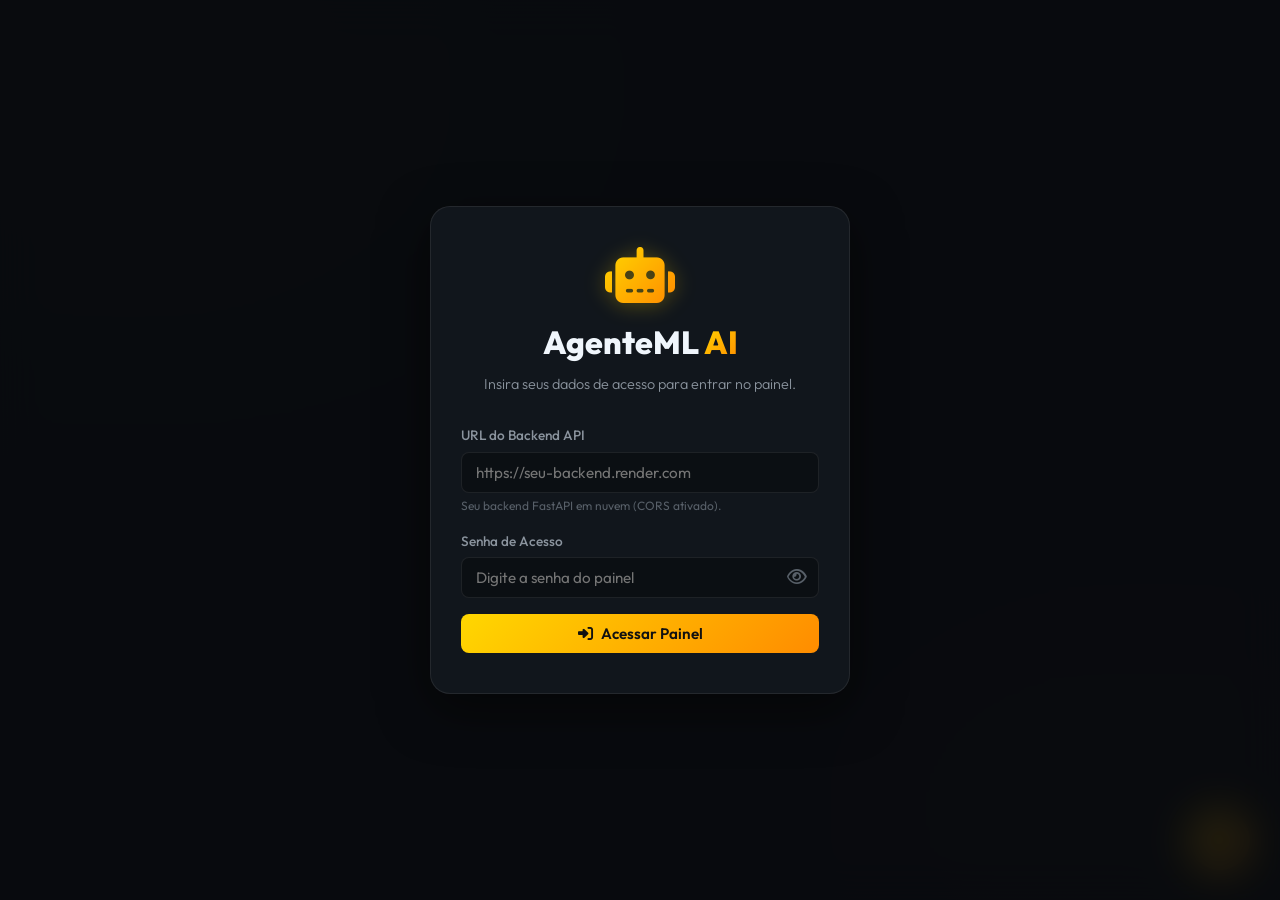
<file: public/index.html>
<!DOCTYPE html>
<html lang="pt-BR">
<head>
    <meta charset="UTF-8">
    <meta name="viewport" content="width=device-width, initial-scale=1.0">
    <title>Mercado Livre Affiliate AI Agent Dashboard</title>
    <!-- Google Fonts -->
    <link rel="preconnect" href="https://fonts.googleapis.com">
    <link rel="preconnect" href="https://fonts.gstatic.com" crossorigin>
    <link href="https://fonts.googleapis.com/css2?family=Outfit:wght@300;400;500;600;700;800&display=swap" rel="stylesheet">
    <!-- FontAwesome for Premium Icons -->
    <link rel="stylesheet" href="https://cdnjs.cloudflare.com/ajax/libs/font-awesome/6.4.0/css/all.min.css">
    <!-- Custom Style Sheet -->
    <link rel="stylesheet" href="style.css">
    
    <!-- PWA Manifest & Meta Tags -->
    <link rel="manifest" href="/manifest.json">
    <meta name="apple-mobile-web-app-capable" content="yes">
    <meta name="apple-mobile-web-app-status-bar-style" content="black-translucent">
    <meta name="apple-mobile-web-app-title" content="AgenteML">
    <link rel="apple-touch-icon" href="/icon-192.png">
</head>
<body>

    <!-- LOGIN SCREEN OVERLAY -->
    <div id="login-overlay" class="login-overlay">
        <div class="login-card">
            <div class="login-header">
                <i class="fa-solid fa-robot login-logo-icon"></i>
                <h2>AgenteML <span>AI</span></h2>
                <p>Insira seus dados de acesso para entrar no painel.</p>
            </div>
            <form id="login-form" class="login-form">
                <!-- Backend API input (only visible if hosted on Firebase/remote) -->
                <div class="form-group" id="backend-url-group" style="display: none;">
                    <label for="login-backend-url">URL do Backend API</label>
                    <input type="text" id="login-backend-url" placeholder="https://seu-backend.render.com">
                    <small>Seu backend FastAPI em nuvem (CORS ativado).</small>
                </div>
                <div class="form-group">
                    <label for="login-password">Senha de Acesso</label>
                    <div class="input-password-wrapper">
                        <input type="password" id="login-password" placeholder="Digite a senha do painel" required>
                        <button type="button" class="toggle-password" onclick="togglePasswordVisibility('login-password')">
                            <i class="fa-regular fa-eye"></i>
                        </button>
                    </div>
                </div>
                <div id="login-error-msg" class="login-error-msg" style="display: none;">
                    <i class="fa-solid fa-triangle-exclamation"></i> <span>Senha incorreta.</span>
                </div>
                <button type="submit" class="btn btn-primary btn-block">
                    <i class="fa-solid fa-right-to-bracket"></i> Acessar Painel
                </button>
            </form>
        </div>
    </div>

    <!-- MAIN APP CONTAINER -->
    <div class="app-container" id="app-container" style="display: none;">
        
        <!-- HEADER -->
        <header class="app-header">
            <div class="header-logo">
                <i class="fa-solid fa-robot logo-icon"></i>
                <div class="logo-text">
                    <h1>AgenteML <span>AI</span></h1>
                    <p>Agente Automatizado de Ofertas & Afiliados</p>
                </div>
            </div>
            <div class="header-status">
                <div class="status-badge" id="scheduler-status">
                    <span class="status-dot"></span>
                    <span class="status-label">Agendador Inativo</span>
                </div>
                <button onclick="logout()" class="btn-icon" title="Sair do Painel" style="margin-left: 10px; font-size: 1.15rem; color: var(--danger-color);">
                    <i class="fa-solid fa-power-off"></i>
                </button>
            </div>
        </header>

        <!-- STATUS BAR -->
        <div class="app-status-bar">
            <div class="next-run-badge">
                <i class="fa-solid fa-server"></i>
                <span>Hora do Servidor (BR): <strong id="server-time">--:--:--</strong></span>
            </div>
            <div class="next-run-badge">
                <i class="fa-regular fa-clock"></i>
                <span>Próximo disparo: <strong id="next-run-time">--:--:--</strong></span>
            </div>
            <button id="btn-install-app" class="btn btn-secondary" style="display: none; padding: 6px 12px; font-size: 0.85rem;">
                <i class="fa-solid fa-download"></i> Instalar App
            </button>
        </div>

        <!-- TAB BAR -->
        <div class="tab-bar">
            <button class="tab-btn active" onclick="switchTab('gerador-individual')">
                <i class="fa-solid fa-wand-magic-sparkles"></i> Gerador Individual
            </button>
            <button class="tab-btn" onclick="switchTab('ofertas-diarias')">
                <i class="fa-solid fa-calendar-days"></i> Ofertas Diárias
            </button>
        </div>

        <!-- MAIN LAYOUT -->
        <main class="app-content">
            
            <!-- TAB 1: GERADOR INDIVIDUAL -->
            <div id="gerador-individual-content" class="tab-content active" style="width: 100%; display: flex; flex-direction: column; gap: 20px;">
                <div class="panel">
                    <div class="panel-header">
                        <i class="fa-solid fa-wand-magic-sparkles"></i>
                        <h2>Gerador de Copy com IA</h2>
                    </div>
                    <div class="panel-body">
                        <p style="color: var(--text-secondary); margin-bottom: 20px; font-size: 0.90rem;">
                            Insira seu link de afiliado do <strong>Mercado Livre</strong> (ex: <code>meli.la/...</code>) ou da <strong>Shopee</strong> (ex: <code>shope.ee/...</code>). O sistema irá decodificar o link de destino automaticamente, buscar o produto e gerar o anúncio de vendas com o seu link de afiliado embutido na copy!
                        </p>
                        <form id="custom-offer-form" style="display: flex; flex-direction: column; gap: 15px;">
                            <div class="form-group" style="margin-bottom: 0;">
                                <label for="custom-product-url">Link de Afiliado (Mercado Livre ou Shopee)</label>
                                <input type="url" id="custom-product-url" placeholder="https://meli.la/XXXX, https://shope.ee/XXXX ou link completo..." required style="width: 100%; padding: 12px; border-radius: 8px; border: 1px solid var(--border-color); background: rgba(0,0,0,0.2); color: var(--text-primary); font-size: 0.90rem;" />
                            </div>
                            <button type="submit" id="btn-generate-custom" class="btn btn-gradient" style="align-self: flex-start; padding: 12px 24px; display: inline-flex; align-items: center; gap: 8px;">
                                <i class="fa-solid fa-magic"></i> Gerar Anúncio com IA
                            </button>
                        </form>
                    </div>
                </div>

                <!-- DYNAMIC PREVIEW CARD (HIDDEN BY DEFAULT) -->
                <div id="custom-preview-card" class="offer-card" style="display: none; border: 1px solid var(--border-color); border-radius: 12px; background-color: rgba(255, 255, 255, 0.01); padding: 18px;">
                    <!-- Appended dynamically in app.js -->
                </div>
            </div>

            <!-- TAB 2: OFERTAS DIÁRIAS -->
            <div id="ofertas-diarias-content" class="tab-content" style="width: 100%; display: none; flex-direction: column; gap: 20px;">
                <!-- CONTROL BOARD -->
                <div class="panel panel-control">
                    <div class="panel-header">
                        <i class="fa-solid fa-gamepad"></i>
                        <h2>Painel de Controle</h2>
                    </div>
                    <div class="panel-body control-actions">
                        <button id="btn-trigger" class="btn btn-gradient">
                            <i class="fa-solid fa-bolt"></i> Executar Agente Agora
                        </button>
                        
                        <div class="status-summary">
                            <div class="summary-item">
                                <span class="summary-label">Última Execução</span>
                                <span class="summary-value" id="last-run-time">Nenhuma</span>
                            </div>
                            <div class="summary-item">
                                <span class="summary-label">Resultado</span>
                                <span class="summary-value" id="last-run-status">Aguardando</span>
                            </div>
                            <div class="summary-item">
                                <span class="summary-label">Itens Gerados</span>
                                <span class="summary-value" id="last-run-count">0</span>
                            </div>
                        </div>
                    </div>
                </div>

                <!-- LOGS BOX -->
                <div class="panel panel-logs">
                    <div class="panel-header">
                        <i class="fa-solid fa-terminal"></i>
                        <h2>Console de Logs</h2>
                        <button class="btn-icon" onclick="fetchLogs()" title="Atualizar Logs">
                            <i class="fa-solid fa-rotate"></i>
                        </button>
                    </div>
                    <div class="panel-body console-body" id="logs-console">
                        [Sistema] Carregando logs...
                    </div>
                </div>

                <!-- HISTORY OF OFFERS -->
                <div class="panel panel-history" style="max-width: 100%;">
                    <div class="panel-header">
                        <i class="fa-solid fa-history"></i>
                        <h2>Histórico de Ofertas Geradas</h2>
                    </div>
                    <div class="panel-body history-body" style="padding: 20px;">
                        <div class="history-split-container" style="display: flex; gap: 20px; flex-wrap: wrap; width: 100%;">
                            <!-- Mercado Livre Area -->
                            <div class="history-area" style="flex: 1; min-width: 290px; display: flex; flex-direction: column; gap: 15px;">
                                <h3 style="display: flex; align-items: center; gap: 10px; color: #FFE600; border-bottom: 2px solid rgba(255, 230, 0, 0.2); padding-bottom: 8px; margin-bottom: 10px; font-size: 1.1rem; margin-top: 0;">
                                    <i class="fa-solid fa-store"></i> Mercado Livre
                                </h3>
                                <div id="ml-history-container" style="display: flex; flex-direction: column; gap: 15px; min-height: 100px;">
                                    <div class="empty-state" style="padding: 20px;">
                                        <i class="fa-solid fa-box-open" style="font-size: 1.8rem; opacity: 0.5;"></i>
                                        <p style="font-size: 0.85rem; margin-top: 5px;">Nenhuma oferta do ML ainda.</p>
                                    </div>
                                </div>
                                <div id="ml-pagination-controls" class="pagination-controls" style="margin-top: 10px;"></div>
                            </div>

                            <!-- Shopee Area -->
                            <div class="history-area" style="flex: 1; min-width: 290px; display: flex; flex-direction: column; gap: 15px;">
                                <h3 style="display: flex; align-items: center; gap: 10px; color: #EE4D2D; border-bottom: 2px solid rgba(238, 77, 45, 0.2); padding-bottom: 8px; margin-bottom: 10px; font-size: 1.1rem; margin-top: 0;">
                                    <i class="fa-solid fa-bag-shopping"></i> Shopee
                                </h3>
                                <div id="shopee-history-container" style="display: flex; flex-direction: column; gap: 15px; min-height: 100px;">
                                    <div class="empty-state" style="padding: 20px;">
                                        <i class="fa-solid fa-box-open" style="font-size: 1.8rem; opacity: 0.5;"></i>
                                        <p style="font-size: 0.85rem; margin-top: 5px;">Nenhuma oferta da Shopee ainda.</p>
                                    </div>
                                </div>
                                <div id="shopee-pagination-controls" class="pagination-controls" style="margin-top: 10px;"></div>
                            </div>
                        </div>
                    </div>
                </div>
            </div>

        </main>
        
        <!-- FOOTER -->
        <footer class="app-footer">
            <p>&copy; 2026 AgenteML AI. Feito para potencializar suas vendas como afiliado Mercado Livre.</p>
        </footer>

    </div>

    <!-- CONFIGURATION MODAL -->
    <div id="config-modal" class="modal-overlay" style="display: none;">
        <div class="modal-card">
            <div class="modal-header">
                <h2><i class="fa-solid fa-sliders"></i> Configurações do Agente</h2>
                <button type="button" class="btn-close-modal" onclick="closeConfigModal()">
                    <i class="fa-solid fa-xmark"></i>
                </button>
            </div>
            <form id="config-form" class="modal-body">
                <!-- Mercado Livre Section -->
                <div class="form-section">
                    <h3><i class="fa-solid fa-tags"></i> Mercado Livre</h3>
                    <div class="form-group">
                        <label for="MERCADO_LIVRE_AFFILIATE_ID">ID de Afiliado</label>
                        <input type="text" id="MERCADO_LIVRE_AFFILIATE_ID" placeholder="Ex: 12345678" required>
                        <small>Seu ID numérico para rastreamento de comissões.</small>
                    </div>
                </div>

                <!-- Security Section -->
                <div class="form-section">
                    <h3><i class="fa-solid fa-shield-halved"></i> Segurança do Painel</h3>
                    <div class="form-group">
                        <label for="ADMIN_PASSWORD">Senha do Painel</label>
                        <div class="input-password-wrapper">
                            <input type="password" id="ADMIN_PASSWORD" placeholder="Altere a senha de acesso" required>
                            <button type="button" class="toggle-password" onclick="togglePasswordVisibility('ADMIN_PASSWORD')">
                                <i class="fa-regular fa-eye"></i>
                            </button>
                        </div>
                        <small>Altere a senha usada para fazer login neste painel.</small>
                    </div>
                </div>

                <!-- AI Key Section -->
                <div class="form-section">
                    <h3><i class="fa-solid fa-brain"></i> Inteligência Artificial</h3>
                    <div class="form-group">
                        <label for="GEMINI_API_KEY">Gemini API Key</label>
                        <div class="input-password-wrapper">
                            <input type="password" id="GEMINI_API_KEY" placeholder="Insira sua chave do Google AI Studio">
                            <button type="button" class="toggle-password" onclick="togglePasswordVisibility('GEMINI_API_KEY')">
                                <i class="fa-regular fa-eye"></i>
                            </button>
                        </div>
                        <small>Chave para escrever as copies. Se vazia, usa o modelo de fallback padrão.</small>
                    </div>
                </div>

                <!-- Schedule Section -->
                <div class="form-section">
                    <h3><i class="fa-regular fa-calendar-check"></i> Agendamento Diário</h3>
                    <div class="form-group">
                        <label for="POST_TIMES">Horários de Disparo (separados por vírgula)</label>
                        <input type="text" id="POST_TIMES" placeholder="Ex: 09:00, 13:00, 19:00" required>
                        <small>Os horários em que o agente buscará promoções e atualizará o histórico.</small>
                    </div>
                </div>



                <div class="form-actions">
                    <button type="submit" class="btn btn-primary btn-block">
                        <i class="fa-regular fa-floppy-disk"></i> Salvar Configurações
                    </button>
                </div>
            </form>
        </div>
    </div>

    <!-- FLOATING ACTION BUTTON (FAB) -->
    <button id="btn-open-config" class="btn-fab" onclick="openConfigModal()" title="Configurações">
        <i class="fa-solid fa-gear"></i>
    </button>

    <!-- Notification Toast -->
    <div id="toast" class="toast">
        <i id="toast-icon" class="fa-solid"></i>
        <span id="toast-message">Mensagem aqui</span>
    </div>

    <!-- Script Entrypoint -->
    <script src="app.js"></script>
</body>
</html>
</file>
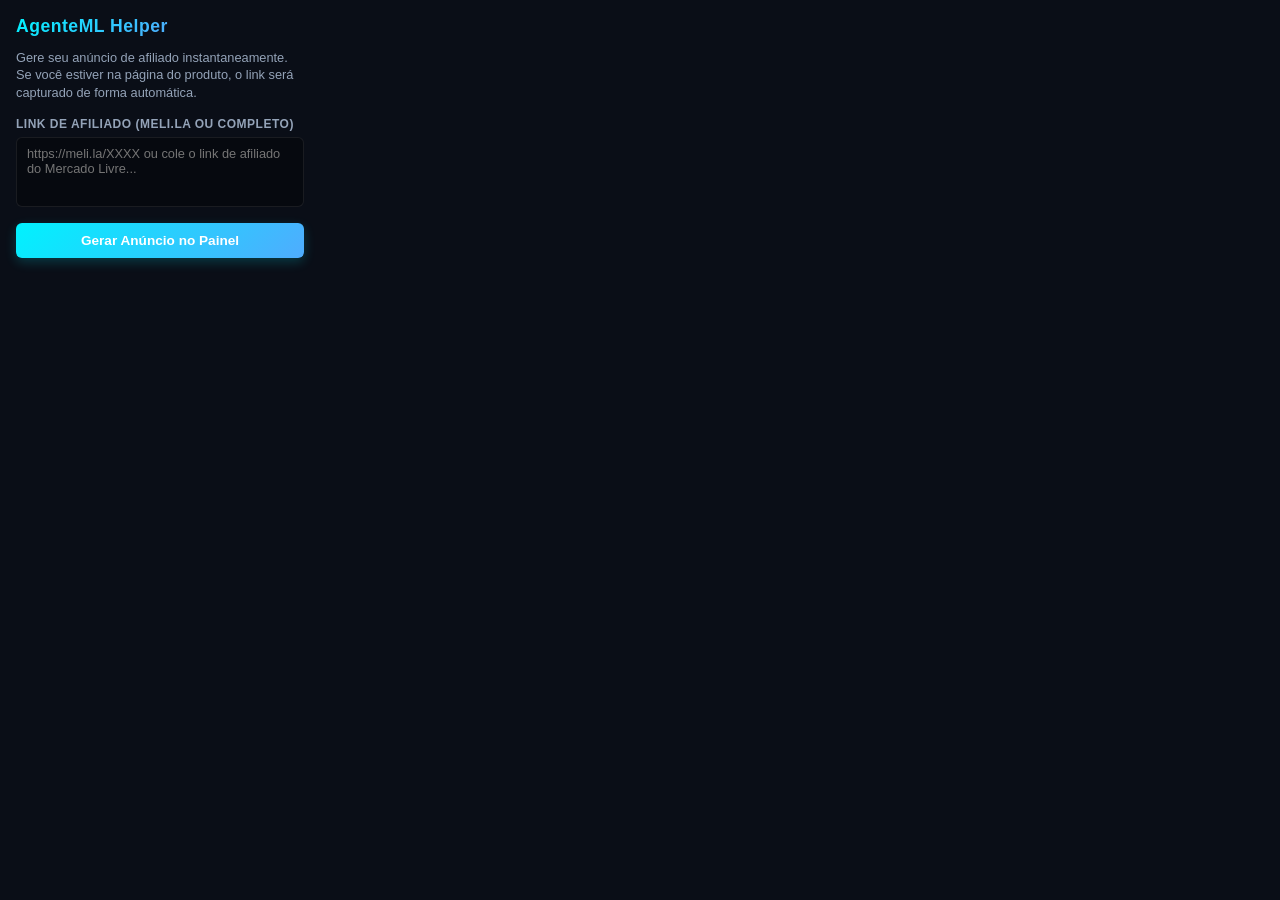
<file: chrome-extension/popup.html>
<!DOCTYPE html>
<html>
<head>
    <meta charset="utf-8">
    <style>
        :root {
            --bg-primary: #0a0e17;
            --bg-card: rgba(30, 41, 59, 0.4);
            --border-color: rgba(255, 255, 255, 0.08);
            --text-primary: #f8fafc;
            --text-secondary: #94a3b8;
            --primary-gradient: linear-gradient(135deg, #00f2fe 0%, #4facfe 100%);
            --font-family: -apple-system, BlinkMacSystemFont, "Segoe UI", Roboto, Helvetica, Arial, sans-serif;
        }

        body {
            width: 320px;
            margin: 0;
            padding: 16px;
            background-color: var(--bg-primary);
            color: var(--text-primary);
            font-family: var(--font-family);
            box-sizing: border-box;
        }

        .header {
            display: flex;
            align-items: center;
            gap: 8px;
            margin-bottom: 12px;
        }

        .header h3 {
            margin: 0;
            font-size: 1.1rem;
            font-weight: 700;
            letter-spacing: 0.5px;
            background: linear-gradient(135deg, #00f2fe 0%, #4facfe 100%);
            -webkit-background-clip: text;
            -webkit-text-fill-color: transparent;
        }

        .desc {
            font-size: 0.8rem;
            color: var(--text-secondary);
            margin: 0 0 16px 0;
            line-height: 1.35;
        }

        .form-group {
            display: flex;
            flex-direction: column;
            gap: 6px;
            margin-bottom: 16px;
        }

        label {
            font-size: 0.75rem;
            font-weight: 600;
            color: var(--text-secondary);
            text-transform: uppercase;
            letter-spacing: 0.5px;
        }

        textarea {
            width: 100%;
            height: 70px;
            padding: 8px 10px;
            background: rgba(0, 0, 0, 0.35);
            border: 1px solid var(--border-color);
            border-radius: 6px;
            color: var(--text-primary);
            font-size: 0.8rem;
            font-family: inherit;
            resize: none;
            box-sizing: border-box;
            outline: none;
            transition: border-color 0.2s ease;
        }

        textarea:focus {
            border-color: #00f2fe;
        }

        .btn {
            width: 100%;
            padding: 10px;
            background: var(--primary-gradient);
            border: none;
            border-radius: 6px;
            color: #ffffff;
            font-size: 0.85rem;
            font-weight: 700;
            cursor: pointer;
            transition: opacity 0.2s ease, transform 0.1s ease;
            box-shadow: 0 4px 12px rgba(0, 242, 254, 0.2);
        }

        .btn:hover {
            opacity: 0.95;
        }

        .btn:active {
            transform: scale(0.98);
        }

        .status-msg {
            font-size: 0.75rem;
            margin-top: 10px;
            text-align: center;
            display: none;
        }

        .status-success {
            color: #10b981;
        }

        .status-info {
            color: #38bdf8;
        }
    </style>
</head>
<body>
    <div class="header">
        <h3>AgenteML Helper</h3>
    </div>
    <p class="desc">Gere seu anúncio de afiliado instantaneamente. Se você estiver na página do produto, o link será capturado de forma automática.</p>
    
    <div class="form-group">
        <label for="affiliate-url">Link de Afiliado (meli.la ou completo)</label>
        <textarea id="affiliate-url" placeholder="https://meli.la/XXXX ou cole o link de afiliado do Mercado Livre..."></textarea>
    </div>

    <button id="btn-generate" class="btn">Gerar Anúncio no Painel</button>
    <div id="status" class="status-msg"></div>

    <script src="popup.js"></script>
</body>
</html>
</file>
<file: public/style.css>
/* AgenteML AI Dashboard Styles */

:root {
    --bg-dark: #090b0f;
    --app-bg: #0e1117;
    --panel-bg: rgba(22, 27, 34, 0.75);
    --border-color: rgba(255, 255, 255, 0.08);
    --border-active: rgba(255, 196, 0, 0.4);
    
    --text-primary: #f0f6fc;
    --text-secondary: #8b949e;
    --text-muted: #586069;
    
    --accent-yellow: #ffd700;
    --accent-orange: #ff7b00;
    --accent-gradient: linear-gradient(135deg, #ffd700, #ff8c00);
    --accent-color: #ffd700;
    
    --success-color: #2ea44f;
    --success-bg: rgba(46, 164, 79, 0.15);
    --danger-color: #f85149;
    --danger-bg: rgba(248, 81, 73, 0.15);
    --info-color: #58a6ff;
    
    --console-bg: #010409;
    --console-text: #39ff14; /* Cyber Neon Green */
    
    --font-main: 'Outfit', -apple-system, BlinkMacSystemFont, "Segoe UI", Helvetica, Arial, sans-serif;
    --transition-speed: 0.3s;
}

* {
    box-sizing: border-box;
    margin: 0;
    padding: 0;
}

/* Custom Scrollbar Styles for Premium Feel */
::-webkit-scrollbar {
    width: 8px;
    height: 8px;
}
::-webkit-scrollbar-track {
    background: rgba(0, 0, 0, 0.2);
    border-radius: 4px;
}
::-webkit-scrollbar-thumb {
    background: rgba(255, 215, 0, 0.15);
    border-radius: 4px;
    transition: background var(--transition-speed);
}
::-webkit-scrollbar-thumb:hover {
    background: rgba(255, 215, 0, 0.4);
}

html, body {
    overflow-y: auto !important;
    min-height: 100vh;
}

body {
    background-color: var(--bg-dark);
    background-image: 
        radial-gradient(at 10% 10%, rgba(255, 215, 0, 0.03) 0px, transparent 50%),
        radial-gradient(at 90% 90%, rgba(255, 123, 0, 0.03) 0px, transparent 50%);
    background-attachment: fixed;
    color: var(--text-primary);
    font-family: var(--font-main);
    line-height: 1.5;
    -webkit-font-smoothing: antialiased;
}

.app-container {
    max-width: 1300px;
    margin: 0 auto;
    padding: 20px;
    display: flex;
    flex-direction: column;
    min-height: 100vh;
}

/* LOGIN OVERLAY STYLES */
.login-overlay {
    position: fixed;
    top: 0;
    left: 0;
    width: 100vw;
    height: 100vh;
    background-color: rgba(9, 11, 15, 0.85);
    backdrop-filter: blur(20px);
    z-index: 9999;
    display: flex;
    justify-content: center;
    align-items: center;
    padding: 20px;
}

.login-card {
    background: var(--panel-bg);
    border: 1px solid var(--border-color);
    border-radius: 20px;
    width: 100%;
    max-width: 420px;
    padding: 40px 30px;
    box-shadow: 0 15px 50px rgba(0, 0, 0, 0.5);
    text-align: center;
    animation: fadeIn 0.5s ease;
}

@keyframes fadeIn {
    from { opacity: 0; transform: translateY(-20px); }
    to { opacity: 1; transform: translateY(0); }
}

.login-header {
    margin-bottom: 30px;
}

.login-logo-icon {
    font-size: 3.5rem;
    background: var(--accent-gradient);
    -webkit-background-clip: text;
    -webkit-text-fill-color: transparent;
    filter: drop-shadow(0 2px 10px rgba(255, 215, 0, 0.3));
    margin-bottom: 15px;
}

.login-header h2 {
    font-size: 2rem;
    font-weight: 800;
    margin-bottom: 8px;
}

.login-header h2 span {
    color: var(--accent-orange);
    background: var(--accent-gradient);
    -webkit-background-clip: text;
    -webkit-text-fill-color: transparent;
}

.login-header p {
    font-size: 0.9rem;
    color: var(--text-secondary);
    font-weight: 300;
}

.login-form {
    text-align: left;
}

.login-error-msg {
    background-color: var(--danger-bg);
    border: 1px solid var(--danger-color);
    color: var(--danger-color);
    padding: 10px 14px;
    border-radius: 8px;
    font-size: 0.85rem;
    font-weight: 500;
    margin-bottom: 16px;
    display: flex;
    align-items: center;
    gap: 8px;
}

/* HEADER STYLES */
.app-header {
    display: flex;
    justify-content: space-between;
    align-items: center;
    padding: 20px 25px;
    background: var(--panel-bg);
    border: 1px solid var(--border-color);
    border-radius: 16px;
    margin-bottom: 24px;
    backdrop-filter: blur(12px);
    box-shadow: 0 8px 32px 0 rgba(0, 0, 0, 0.2);
}

.header-logo {
    display: flex;
    align-items: center;
    gap: 15px;
}

.logo-icon {
    font-size: 2.5rem;
    background: var(--accent-gradient);
    -webkit-background-clip: text;
    -webkit-text-fill-color: transparent;
    filter: drop-shadow(0 2px 8px rgba(255, 215, 0, 0.3));
    animation: pulse 3s infinite alternate;
}

@keyframes pulse {
    0% { transform: scale(1); filter: drop-shadow(0 2px 4px rgba(255, 215, 0, 0.2)); }
    100% { transform: scale(1.05); filter: drop-shadow(0 4px 12px rgba(255, 215, 0, 0.4)); }
}

.logo-text h1 {
    font-size: 1.8rem;
    font-weight: 800;
    letter-spacing: -0.5px;
}

.logo-text h1 span {
    color: var(--accent-orange);
    background: var(--accent-gradient);
    -webkit-background-clip: text;
    -webkit-text-fill-color: transparent;
}

.logo-text p {
    font-size: 0.85rem;
    color: var(--text-secondary);
    font-weight: 300;
}

.header-status {
    display: flex;
    align-items: center;
    gap: 20px;
}

.status-badge {
    display: flex;
    align-items: center;
    gap: 8px;
    background: rgba(0, 0, 0, 0.3);
    padding: 8px 16px;
    border-radius: 50px;
    border: 1px solid var(--border-color);
    font-size: 0.9rem;
    font-weight: 500;
}

.status-dot {
    width: 10px;
    height: 10px;
    border-radius: 50%;
    background-color: var(--text-muted);
}

.status-badge.active .status-dot {
    background-color: var(--success-color);
    box-shadow: 0 0 10px var(--success-color);
    animation: blink 1.5s infinite;
}

@keyframes blink {
    0% { opacity: 0.4; }
    50% { opacity: 1; }
    100% { opacity: 0.4; }
}

.next-run-badge {
    font-size: 0.9rem;
    color: var(--text-secondary);
    display: flex;
    align-items: center;
    gap: 8px;
}

.next-run-badge strong {
    color: var(--accent-color);
}

.app-status-bar {
    display: flex;
    justify-content: center;
    align-items: center;
    gap: 40px;
    padding: 15px 25px;
    background: var(--panel-bg);
    border: 1px solid var(--border-color);
    border-radius: 16px;
    margin-bottom: 24px;
    backdrop-filter: blur(12px);
    box-shadow: 0 8px 32px 0 rgba(0, 0, 0, 0.15);
    flex-wrap: wrap;
}

/* CONTENT LAYOUT */
.app-content {
    display: flex;
    flex-direction: column;
    gap: 24px;
    flex: 1;
    max-width: 900px;
    width: 100%;
    margin: 0 auto;
}

/* PANEL STYLES */
.panel {
    background: var(--panel-bg);
    border: 1px solid var(--border-color);
    border-radius: 16px;
    backdrop-filter: blur(12px);
    box-shadow: 0 8px 32px 0 rgba(0, 0, 0, 0.15);
    display: flex;
    flex-direction: column;
    overflow: hidden;
}

.panel-header {
    display: flex;
    align-items: center;
    gap: 12px;
    padding: 18px 24px;
    border-bottom: 1px solid var(--border-color);
    background: rgba(255, 255, 255, 0.01);
}

.panel-header i {
    font-size: 1.25rem;
    color: var(--accent-color);
}

.panel-header h2 {
    font-size: 1.15rem;
    font-weight: 600;
}

.panel-body {
    padding: 24px;
}

/* FORMS AND INPUTS */
.form-section {
    margin-bottom: 25px;
    border-bottom: 1px solid var(--border-color);
    padding-bottom: 20px;
}

.form-section:last-of-type {
    margin-bottom: 0;
    border-bottom: none;
    padding-bottom: 0;
}

.form-section h3 {
    font-size: 1rem;
    font-weight: 600;
    margin-bottom: 15px;
    color: var(--text-secondary);
    display: flex;
    align-items: center;
    gap: 8px;
}

.form-section h3 i {
    font-size: 0.95rem;
}

.form-group {
    margin-bottom: 16px;
}

.form-group:last-child {
    margin-bottom: 0;
}

.form-row {
    display: flex;
    gap: 16px;
}

.col-8 { flex: 2; }
.col-4 { flex: 1; }

label {
    display: block;
    font-size: 0.85rem;
    font-weight: 500;
    margin-bottom: 6px;
    color: var(--text-secondary);
}

input[type="text"],
input[type="email"],
input[type="number"],
input[type="password"] {
    width: 100%;
    background-color: rgba(0, 0, 0, 0.3);
    border: 1px solid var(--border-color);
    border-radius: 8px;
    padding: 10px 14px;
    color: var(--text-primary);
    font-family: var(--font-main);
    font-size: 0.95rem;
    transition: border-color var(--transition-speed), box-shadow var(--transition-speed);
}

input:focus {
    outline: none;
    border-color: var(--accent-color);
    box-shadow: 0 0 8px rgba(255, 215, 0, 0.15);
}

.input-password-wrapper {
    position: relative;
    display: flex;
    align-items: center;
    width: 100%;
}

.input-password-wrapper input {
    padding-right: 45px;
}

.toggle-password {
    position: absolute;
    right: 12px;
    background: none;
    border: none;
    color: var(--text-muted);
    cursor: pointer;
    font-size: 1.1rem;
    transition: color var(--transition-speed);
}

.toggle-password:hover {
    color: var(--text-secondary);
}

small {
    display: block;
    font-size: 0.75rem;
    color: var(--text-muted);
    margin-top: 4px;
}

/* BUTTONS */
.btn {
    display: inline-flex;
    align-items: center;
    justify-content: center;
    gap: 8px;
    font-family: var(--font-main);
    font-size: 0.95rem;
    font-weight: 600;
    padding: 10px 20px;
    border-radius: 8px;
    cursor: pointer;
    transition: all var(--transition-speed);
    border: none;
    text-align: center;
}

.btn-block {
    display: flex;
    width: 100%;
}

.btn-primary {
    background: var(--accent-gradient);
    color: #111;
}

.btn-primary:hover {
    transform: translateY(-2px);
    box-shadow: 0 4px 15px rgba(255, 215, 0, 0.3);
}

.btn-secondary {
    background-color: rgba(255, 255, 255, 0.05);
    border: 1px solid var(--border-color);
    color: var(--text-primary);
}

.btn-secondary:hover {
    background-color: rgba(255, 255, 255, 0.1);
    border-color: var(--text-secondary);
}

.btn-gradient {
    background: linear-gradient(135deg, #ffd700, #ff5500);
    color: white;
    font-size: 1.05rem;
    padding: 14px 28px;
    border-radius: 10px;
    box-shadow: 0 4px 12px rgba(255, 85, 0, 0.2);
}

.btn-gradient:hover {
    transform: translateY(-2px);
    box-shadow: 0 6px 20px rgba(255, 85, 0, 0.4);
}

.btn-gradient:active {
    transform: translateY(0);
}

.btn-icon {
    background: none;
    border: none;
    color: var(--text-secondary);
    cursor: pointer;
    font-size: 1rem;
    padding: 5px;
    border-radius: 4px;
    transition: color var(--transition-speed), background-color var(--transition-speed);
}

.btn-icon:hover {
    color: var(--text-primary);
    background-color: rgba(255, 255, 255, 0.05);
}

/* CONTROL PANEL */
.control-actions {
    display: flex;
    flex-direction: column;
    align-items: center;
    gap: 20px;
}

.status-summary {
    width: 100%;
    display: grid;
    grid-template-columns: repeat(3, 1fr);
    gap: 15px;
    margin-top: 10px;
}

.summary-item {
    background-color: rgba(0, 0, 0, 0.2);
    border: 1px solid var(--border-color);
    border-radius: 10px;
    padding: 12px;
    text-align: center;
}

.summary-label {
    display: block;
    font-size: 0.75rem;
    color: var(--text-secondary);
    margin-bottom: 4px;
}

.summary-value {
    font-size: 0.95rem;
    font-weight: 700;
    color: var(--text-primary);
}

#last-run-status.sucesso {
    color: var(--success-color);
}
#last-run-status.falha {
    color: var(--danger-color);
}

/* LOGS BOX */
.panel-logs .panel-header {
    justify-content: space-between;
}

.console-body {
    background-color: var(--console-bg);
    border: 1px solid var(--border-color);
    border-radius: 8px;
    font-family: 'Courier New', Courier, monospace;
    font-size: 0.82rem;
    color: var(--console-text);
    height: 180px;
    overflow-y: auto;
    padding: 15px;
    white-space: pre-wrap;
    line-height: 1.4;
    word-break: break-all;
    box-shadow: inset 0 2px 8px rgba(0,0,0,0.8);
}

.history-body {
    display: flex;
    flex-direction: column;
    gap: 20px;
}

.empty-state {
    text-align: center;
    padding: 40px 20px;
    color: var(--text-muted);
}

.empty-state i {
    font-size: 3rem;
    margin-bottom: 15px;
}

.empty-state p {
    font-size: 0.95rem;
}

/* Run Group */
.run-group {
    border: 1px solid var(--border-color);
    border-radius: 12px;
    overflow: hidden;
    background-color: rgba(255, 255, 255, 0.01);
}

.run-group-header {
    background-color: rgba(0, 0, 0, 0.2);
    padding: 12px 18px;
    font-size: 0.85rem;
    font-weight: 600;
    color: var(--text-secondary);
    border-bottom: 1px solid var(--border-color);
    display: flex;
    justify-content: space-between;
    align-items: center;
}

.run-group-header span i {
    color: var(--accent-color);
    margin-right: 6px;
}

/* Offer Card */
.offer-card {
    padding: 18px;
    border-bottom: 1px solid var(--border-color);
    display: flex;
    flex-direction: column;
    gap: 15px;
}

.offer-card:last-child {
    border-bottom: none;
}

.offer-product-info {
    display: flex;
    gap: 15px;
}

.offer-thumb-wrapper {
    width: 80px;
    height: 80px;
    border-radius: 8px;
    border: 1px solid var(--border-color);
    overflow: hidden;
    background-color: white;
    display: flex;
    align-items: center;
    justify-content: center;
    flex-shrink: 0;
}

.offer-thumb {
    max-width: 100%;
    max-height: 100%;
    object-fit: contain;
}

.offer-details {
    display: flex;
    flex-direction: column;
    justify-content: space-between;
}

.offer-title {
    font-size: 0.95rem;
    font-weight: 600;
    color: var(--text-primary);
    line-height: 1.4;
    display: -webkit-box;
    -webkit-line-clamp: 2;
    -webkit-box-orient: vertical;
    overflow: hidden;
}

.offer-price-row {
    display: flex;
    align-items: center;
    gap: 10px;
    margin-top: 5px;
}

.offer-price-original {
    text-decoration: line-through;
    color: var(--text-muted);
    font-size: 0.85rem;
}

.offer-price-current {
    font-size: 1.1rem;
    font-weight: 700;
    color: var(--accent-color);
}

.offer-discount-badge {
    background-color: var(--success-bg);
    color: var(--success-color);
    padding: 2px 6px;
    border-radius: 4px;
    font-size: 0.75rem;
    font-weight: 700;
}

/* Copy text block */
.offer-copy-section {
    display: flex;
    flex-direction: column;
    gap: 8px;
}

.copy-header-row {
    display: flex;
    justify-content: space-between;
    align-items: center;
}

.copy-header-row span {
    font-size: 0.8rem;
    font-weight: 600;
    color: var(--text-secondary);
}

.offer-copy-box {
    background-color: var(--console-bg);
    border: 1px solid var(--border-color);
    border-radius: 8px;
    padding: 12px;
    font-family: 'Courier New', Courier, monospace;
    font-size: 0.8rem;
    white-space: pre-wrap;
    color: var(--text-secondary);
    max-height: 120px;
    overflow-y: auto;
    position: relative;
    line-height: 1.4;
}

.btn-copy {
    background-color: rgba(255, 215, 0, 0.1);
    color: var(--accent-color);
    border: 1px solid rgba(255, 215, 0, 0.2);
    font-size: 0.75rem;
    font-weight: 600;
    padding: 4px 8px;
    border-radius: 4px;
    cursor: pointer;
    transition: all var(--transition-speed);
}

.btn-copy:hover {
    background-color: var(--accent-color);
    color: #111;
}

.btn-copy.copied {
    background-color: var(--success-bg);
    color: var(--success-color);
    border-color: var(--success-color);
}

.offer-actions {
    display: flex;
    justify-content: flex-end;
    gap: 10px;
    flex-wrap: wrap;
}

.btn-whatsapp {
    background-color: #25d366; /* WhatsApp Green */
    color: white !important;
    font-size: 0.8rem;
    padding: 6px 12px;
    border-radius: 6px;
    text-decoration: none;
    font-weight: 600;
    display: inline-flex;
    align-items: center;
    gap: 6px;
    transition: opacity var(--transition-speed);
    border: none;
    cursor: pointer;
}

.btn-whatsapp:hover {
    opacity: 0.9;
}

.btn-copy-image {
    background-color: rgba(88, 166, 255, 0.1);
    color: var(--info-color);
    border: 1px solid rgba(88, 166, 255, 0.2);
    font-size: 0.8rem;
    font-weight: 600;
    padding: 6px 12px;
    border-radius: 6px;
    cursor: pointer;
    transition: all var(--transition-speed);
    display: inline-flex;
    align-items: center;
    gap: 6px;
}

.btn-copy-image:hover {
    background-color: var(--info-color);
    color: #111;
}

.btn-copy-image.copied {
    background-color: var(--success-bg);
    color: var(--success-color);
    border-color: var(--success-color);
}

.btn-link-ml {
    background-color: #3483fa; /* Mercado Livre blue */
    color: white;
    font-size: 0.8rem;
    padding: 6px 12px;
    border-radius: 6px;
    text-decoration: none;
    font-weight: 600;
    display: inline-flex;
    align-items: center;
    gap: 6px;
    transition: opacity var(--transition-speed);
}

.btn-link-ml:hover {
    opacity: 0.9;
}

/* APP FOOTER */
.app-footer {
    text-align: center;
    padding: 20px 0;
    margin-top: 30px;
    border-top: 1px solid var(--border-color);
    color: var(--text-muted);
    font-size: 0.8rem;
}

/* TOAST NOTIFICATION */
.toast {
    position: fixed;
    bottom: -80px;
    right: 20px;
    background-color: var(--panel-bg);
    border: 1px solid var(--border-color);
    backdrop-filter: blur(10px);
    border-radius: 10px;
    padding: 15px 25px;
    box-shadow: 0 10px 30px rgba(0,0,0,0.5);
    display: flex;
    align-items: center;
    gap: 12px;
    z-index: 1000;
    transition: bottom 0.4s cubic-bezier(0.175, 0.885, 0.32, 1.275);
}

.toast.show {
    bottom: 20px;
}

.toast i.success { color: var(--success-color); }
.toast i.error { color: var(--danger-color); }
.toast i.info { color: var(--info-color); }

/* CONFIGURATION MODAL STYLES */
.modal-overlay {
    position: fixed;
    top: 0;
    left: 0;
    width: 100vw;
    height: 100vh;
    background-color: rgba(9, 11, 15, 0.75);
    backdrop-filter: blur(10px);
    z-index: 1000;
    display: flex;
    justify-content: center;
    align-items: center;
    padding: 20px;
    animation: fadeIn 0.3s ease;
}

.modal-card {
    background: var(--panel-bg);
    border: 1px solid var(--border-color);
    border-radius: 20px;
    width: 100%;
    max-width: 600px;
    max-height: 90vh;
    display: flex;
    flex-direction: column;
    overflow: hidden;
    box-shadow: 0 15px 50px rgba(0, 0, 0, 0.5);
    animation: scaleIn 0.3s cubic-bezier(0.175, 0.885, 0.32, 1.275);
}

@keyframes scaleIn {
    from { transform: scale(0.95); opacity: 0; }
    to { transform: scale(1); opacity: 1; }
}

.modal-header {
    display: flex;
    justify-content: space-between;
    align-items: center;
    padding: 20px 24px;
    border-bottom: 1px solid var(--border-color);
    background: rgba(255, 255, 255, 0.02);
}

.modal-header h2 {
    font-size: 1.25rem;
    font-weight: 700;
    display: flex;
    align-items: center;
    gap: 10px;
}

.modal-header h2 i {
    color: var(--accent-color);
}

.btn-close-modal {
    background: none;
    border: none;
    color: var(--text-secondary);
    cursor: pointer;
    font-size: 1.5rem;
    line-height: 1;
    transition: color var(--transition-speed);
}

.btn-close-modal:hover {
    color: var(--danger-color);
}

.modal-body {
    padding: 24px;
    overflow-y: auto;
    flex: 1;
}

/* FLOATING ACTION BUTTON (FAB) */
.btn-fab {
    position: fixed;
    bottom: 30px;
    right: 30px;
    width: 60px;
    height: 60px;
    border-radius: 50%;
    background: var(--accent-gradient);
    border: none;
    color: #111;
    font-size: 1.5rem;
    cursor: pointer;
    display: flex;
    align-items: center;
    justify-content: center;
    box-shadow: 0 4px 20px rgba(255, 215, 0, 0.4);
    transition: transform var(--transition-speed), box-shadow var(--transition-speed);
    z-index: 990; /* below toast/login but above dashboard panels */
}

.btn-fab:hover {
    transform: scale(1.1) rotate(45deg);
    box-shadow: 0 8px 25px rgba(255, 215, 0, 0.6);
}

/* PAGINATION CONTROLS */
.pagination-controls {
    display: flex;
    justify-content: center;
    align-items: center;
    gap: 15px;
    padding: 15px 24px;
    border-top: 1px solid var(--border-color);
    background-color: rgba(0, 0, 0, 0.1);
}

.btn-page {
    background-color: rgba(255, 255, 255, 0.05);
    border: 1px solid var(--border-color);
    color: var(--text-primary);
    font-family: var(--font-main);
    font-size: 0.85rem;
    font-weight: 600;
    padding: 6px 12px;
    border-radius: 6px;
    cursor: pointer;
    transition: all var(--transition-speed);
}

.btn-page:hover:not(:disabled) {
    background-color: var(--accent-color);
    color: #111;
    border-color: var(--accent-color);
}

.btn-page:disabled {
    opacity: 0.4;
    cursor: not-allowed;
}

.page-info {
    font-size: 0.85rem;
    color: var(--text-secondary);
    font-weight: 500;
}

/* RESPONSIVE MEDIA QUERIES FOR MOBILE */
@media (max-width: 768px) {
    .app-header {
        flex-direction: row;
        justify-content: space-between;
        align-items: center;
        padding: 15px;
        gap: 10px;
    }
    
    .logo-text p {
        display: none; /* Hide description on mobile to save space */
    }
    
    .logo-text h1 {
        font-size: 1.3rem;
    }
    
    .logo-icon {
        font-size: 2rem;
    }
    
    .header-status {
        gap: 8px;
    }
    
    .status-badge {
        padding: 6px 12px;
        font-size: 0.8rem;
    }
    
    .app-status-bar {
        flex-direction: column;
        align-items: stretch;
        gap: 12px;
        padding: 15px;
        text-align: center;
    }
    
    .app-status-bar .next-run-badge {
        justify-content: center;
    }
    
    #btn-install-app {
        width: 100%;
        margin-left: 0 !important;
        justify-content: center;
    }
    
    /* Center offers info on mobile */
    .offer-product-info {
        flex-direction: column;
        align-items: center;
        text-align: center;
        gap: 12px;
    }
    
    .offer-thumb-wrapper {
        width: 100px;
        height: 100px;
    }
    
    .offer-details {
        align-items: center;
        justify-content: center;
    }
    
    .offer-price-row {
        justify-content: center;
    }
    
    .offer-actions {
        justify-content: center;
    }
    
    .offer-actions a,
    .offer-actions button {
        width: 100%;
        justify-content: center;
    }
    
    .btn-fab {
        bottom: 20px;
        right: 20px;
        width: 50px;
        height: 50px;
        font-size: 1.25rem;
    }
    
    .modal-card {
        max-width: 100%;
        max-height: 95vh;
        border-radius: 12px;
    }
}

/* Custom Styles for Manual Affiliate Link Workflow */
.btn-copy-original {
    background-color: rgba(255, 215, 0, 0.05);
    color: var(--accent-color);
    border: 1px solid rgba(255, 215, 0, 0.15);
    font-size: 0.8rem;
    font-weight: 600;
    padding: 6px 12px;
    border-radius: 6px;
    cursor: pointer;
    transition: all var(--transition-speed);
    display: inline-flex;
    align-items: center;
    gap: 6px;
}
.btn-copy-original:hover {
    background-color: var(--accent-color);
    color: #111;
}
.btn-copy-original.copied {
    background-color: var(--success-bg);
    color: var(--success-color);
    border-color: var(--success-color);
}

button[disabled] {
    opacity: 0.4;
    cursor: not-allowed !important;
    pointer-events: none;
    background-color: rgba(255, 255, 255, 0.05) !important;
    border-color: rgba(255, 255, 255, 0.1) !important;
    color: var(--text-muted) !important;
}

.btn-whatsapp.disabled-btn {
    opacity: 0.4;
    cursor: not-allowed !important;
    pointer-events: none;
    background-color: rgba(255, 255, 255, 0.05) !important;
    color: var(--text-muted) !important;
}

/* TAB NAVIGATION BAR */
.tab-bar {
    display: flex;
    justify-content: center;
    gap: 15px;
    margin: 0 auto 25px auto;
    padding: 6px;
    background: rgba(255, 255, 255, 0.02);
    border: 1px solid var(--border-color);
    backdrop-filter: blur(10px);
    border-radius: 12px;
    max-width: 900px;
    width: 100%;
}

.tab-btn {
    flex: 1;
    display: inline-flex;
    align-items: center;
    justify-content: center;
    gap: 10px;
    padding: 14px 20px;
    background: none;
    border: none;
    border-radius: 8px;
    color: var(--text-secondary);
    font-family: var(--font-main);
    font-size: 0.95rem;
    font-weight: 600;
    cursor: pointer;
    transition: all var(--transition-speed);
}

.tab-btn:hover {
    color: var(--text-primary);
    background: rgba(255, 255, 255, 0.03);
}

.tab-btn.active {
    background: var(--accent-gradient);
    color: #111;
    box-shadow: 0 4px 15px rgba(255, 215, 0, 0.2);
}

/* TAB CONTENT WRAPPERS */
.tab-content {
    display: none;
    width: 100%;
}

.tab-content.active {
    display: flex;
}
</file>
